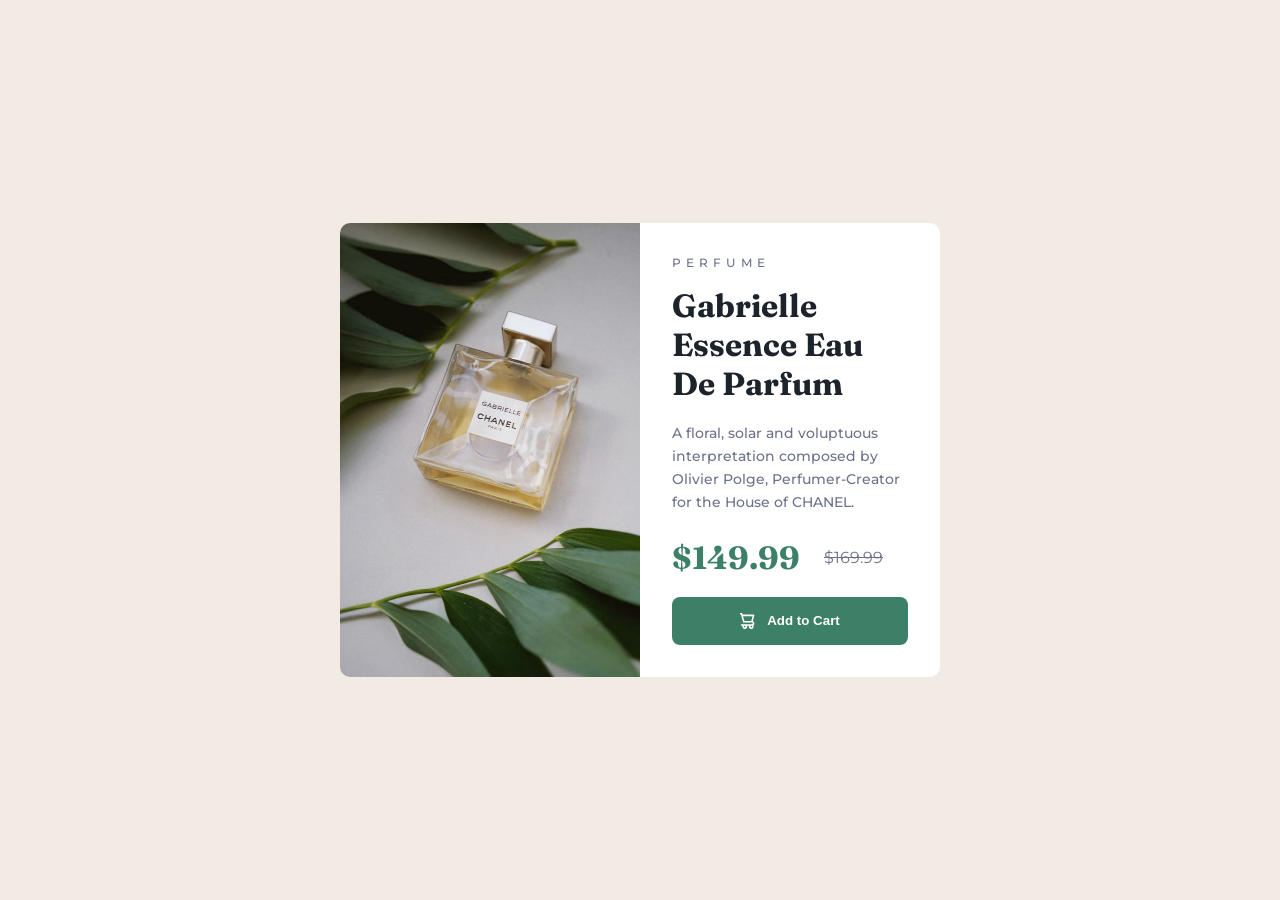
<file: example/index.html>
<!DOCTYPE html>
<html lang="en">
  <head>
    <meta charset="UTF-8" />
    <meta http-equiv="X-UA-Compatible" content="IE=edge" />
    <meta name="viewport" content="width=device-width, initial-scale=1.0" />
    <link rel="preconnect" href="https://fonts.googleapis.com" />
    <link rel="preconnect" href="https://fonts.gstatic.com" crossorigin />
    <link
      href="https://fonts.googleapis.com/css2?family=Fraunces:opsz,wght@9..144,700&family=Montserrat:wght@500;700&display=swap"
      rel="stylesheet"
    />
    <link rel="stylesheet" href="style.css" />
    <title>Product Preview Card</title>
  </head>
  <body>
    <section class="card">
      <div class="card__hero-image-container">
        <picture>
          <source
            srcset="./images/image-product-desktop.jpg 600w"
            media="(min-width: 768px)"
          />
          <source
            srcset="./images/image-product-mobile.jpg 686w"
            media="(min-width: 0px)"
          />
          <img
            class="card__hero-image"
            src="./images/image-product-desktop.jpg 600w,"
            alt="bottle of perfume"
          />
        </picture>
      </div>
      <div class="card__copy-container">
        <div class="card__category">Perfume</div>
        <h2 class="card__title">Gabrielle Essence Eau De Parfum</h2>
        <p class="card__product-description">
          A floral, solar and voluptuous interpretation composed by Olivier
          Polge, Perfumer-Creator for the House of CHANEL.
        </p>
        <div class="card__price-container">
          <span class="card__price">$149.99</span>
          <span class="card__old-price">$169.99</span>
        </div>
        <button class="card__button">
          <img src="./images/icon-cart.svg" />
          Add to Cart
        </button>
      </div>
    </section>
  </body>
</html>
</file>
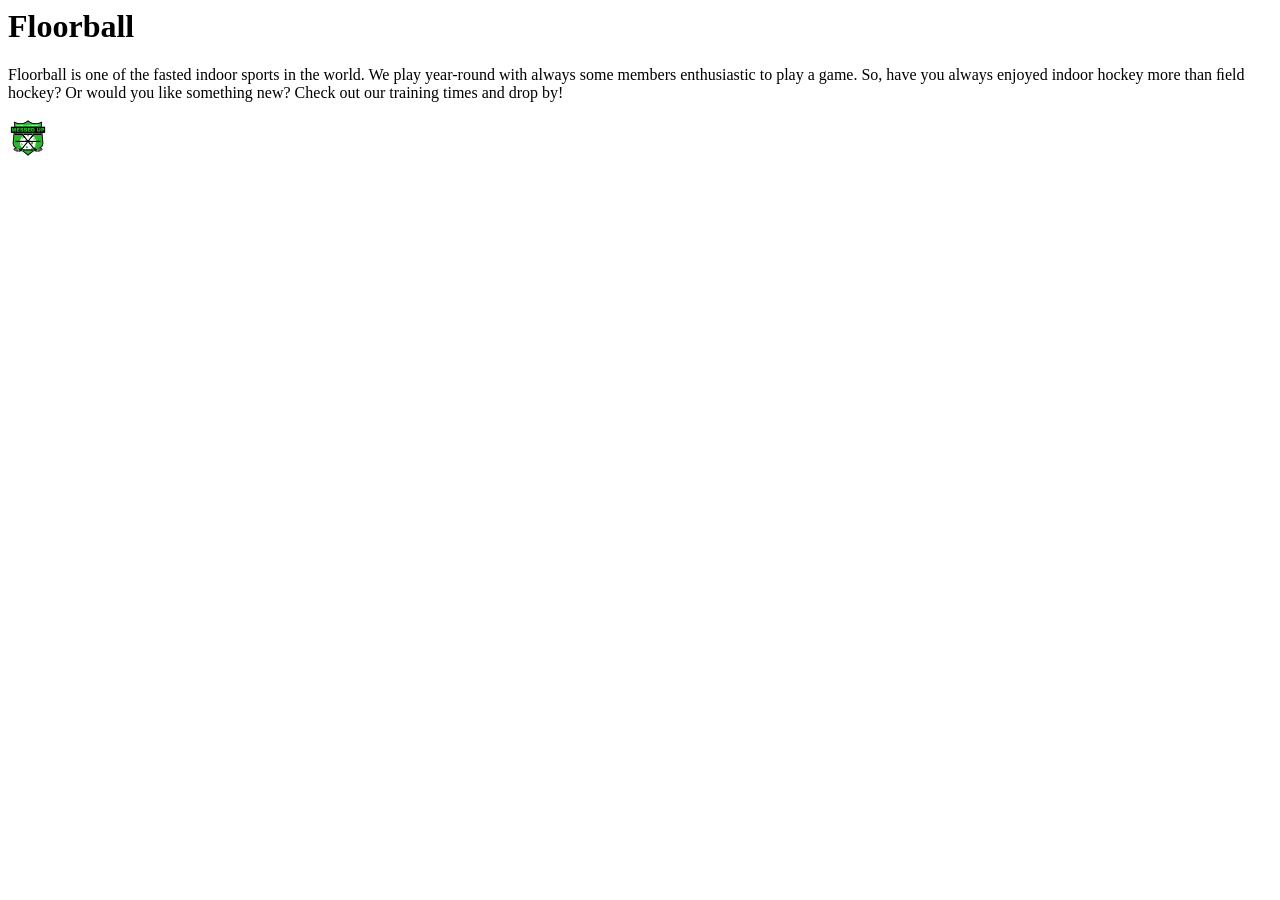
<file: code/main.html>
<! DOCTYPE html>
<html>
<head>
<title>Page Title</title>
</head>
<body>

<h1>Floorball</h1>
<p>Floorball is one of the fasted indoor sports in the world. We
play year-round with always some members enthusiastic to
play a game. So, have you always enjoyed indoor hockey
more than ﬁeld hockey? Or would you like something new?
Check out our training times and drop by!  </p>

<img src = "img/logo.png" with = "40" height = "40">

</body>
</html>
</file>
<file: example/style.css>
:root {
  /* Colors */
  --dark-cyan: hsl(158, 36%, 37%);
  --cream: hsl(30, 38%, 92%);

  --white: hsl(0, 0%, 100%);
  --dark-blue: hsl(212, 21%, 14%);
  --gray-blue: hsl(228, 12%, 48%);

  /* Fonts */
  --ff-serif: "Fraunces", serif;
  --ff-sans: "Montserrat", sans-serif;
}

* {
  box-sizing: border-box;
}

html,
body {
  background-color: var(--cream);
  margin: 0;
  padding: 0;
  font-family: var(--ff-sans);
  height: 100vh;
  display: grid;
  place-items: center;
}

h1,
h2,
p {
  margin: 0;
}

.card {
  max-width: 21.4375rem;
  color: var(--gray-blue);
  display: flex;
  flex-direction: column;
  background-color: var(--white);
  border-radius: 10px;
  overflow: hidden;
}

.card__hero-image {
  object-fit: cover;
  height: 100%;
  width: 100%;
}

.card__copy-container {
  display: flex;
  flex-direction: column;
  justify-content: space-between;
  padding: 1.5rem;
}

.card__title {
  color: var(--dark-blue);
  font-family: var(--ff-serif);
  font-weight: 700;
  font-size: 2rem;
  padding-block-start: 0.75rem;
}

.card__category {
  text-transform: uppercase;
  letter-spacing: 0.3125rem;
  font-weight: 500;
  font-size: 0.75rem;
}

.card__product-description {
  padding-block-start: 1rem;
  padding-block-end: 1.5rem;

  font-size: 0.875rem;
  line-height: 1.4375rem;
  font-weight: 500;
}

.card__price-container {
  margin-block-end: 1.25rem;
  display: flex;
  align-items: center;
  gap: 1.5rem;
}

.card__price {
  color: var(--dark-cyan);
  font-size: 2rem;
  line-height: 2rem;
  font-family: var(--ff-serif);
  font-weight: 700;
}

.card__old-price {
  text-decoration: line-through;
}

.card__button {
  background-color: var(--dark-cyan);
  color: var(--white);
  display: flex;
  justify-content: center;
  gap: 0.75rem;
  outline: none;
  border: none;
  font-weight: 700;
  padding-block: 1rem;
  border-radius: 8px;
}

@media screen and (min-width: 768px) {
  .card {
    max-width: 37.5rem;
    display: grid;
    grid-template-columns: 1fr 1fr;
  }

  .card__copy-container {
    padding: 2rem;
  }
}
</file>
